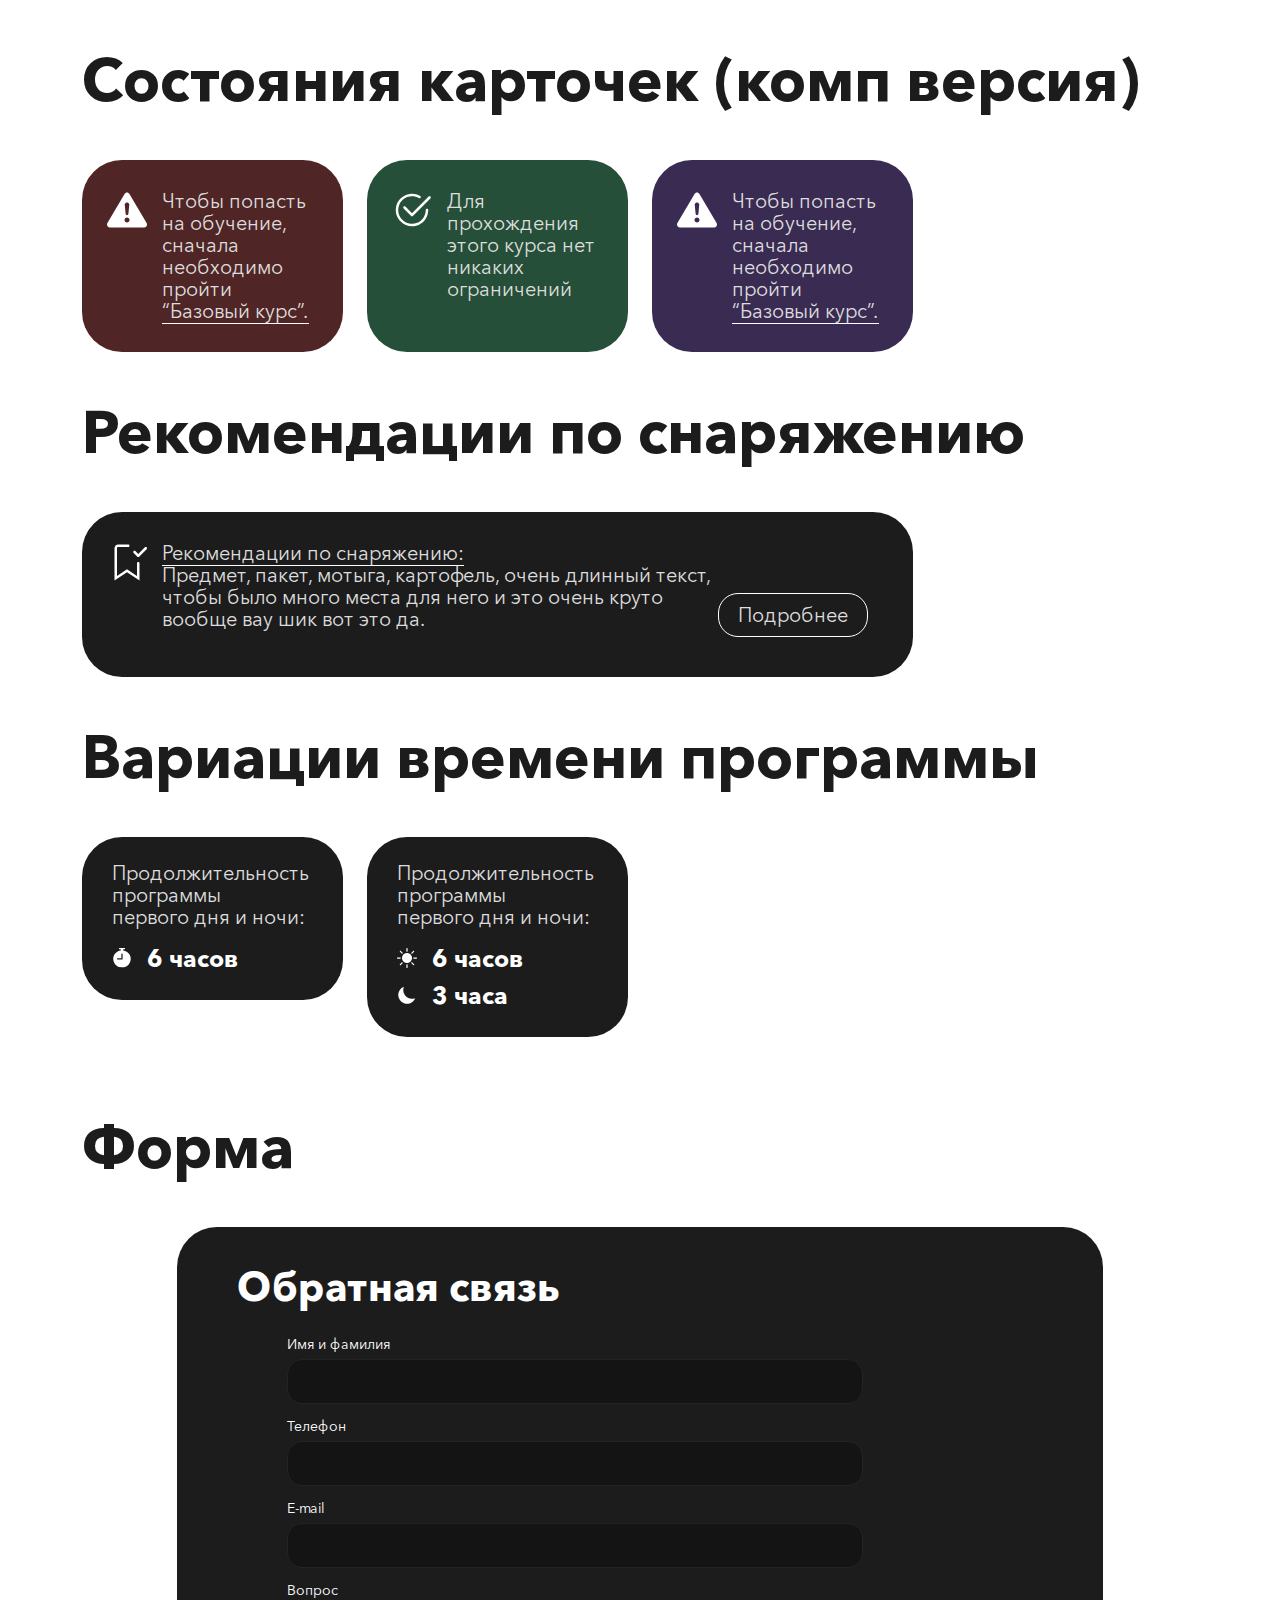
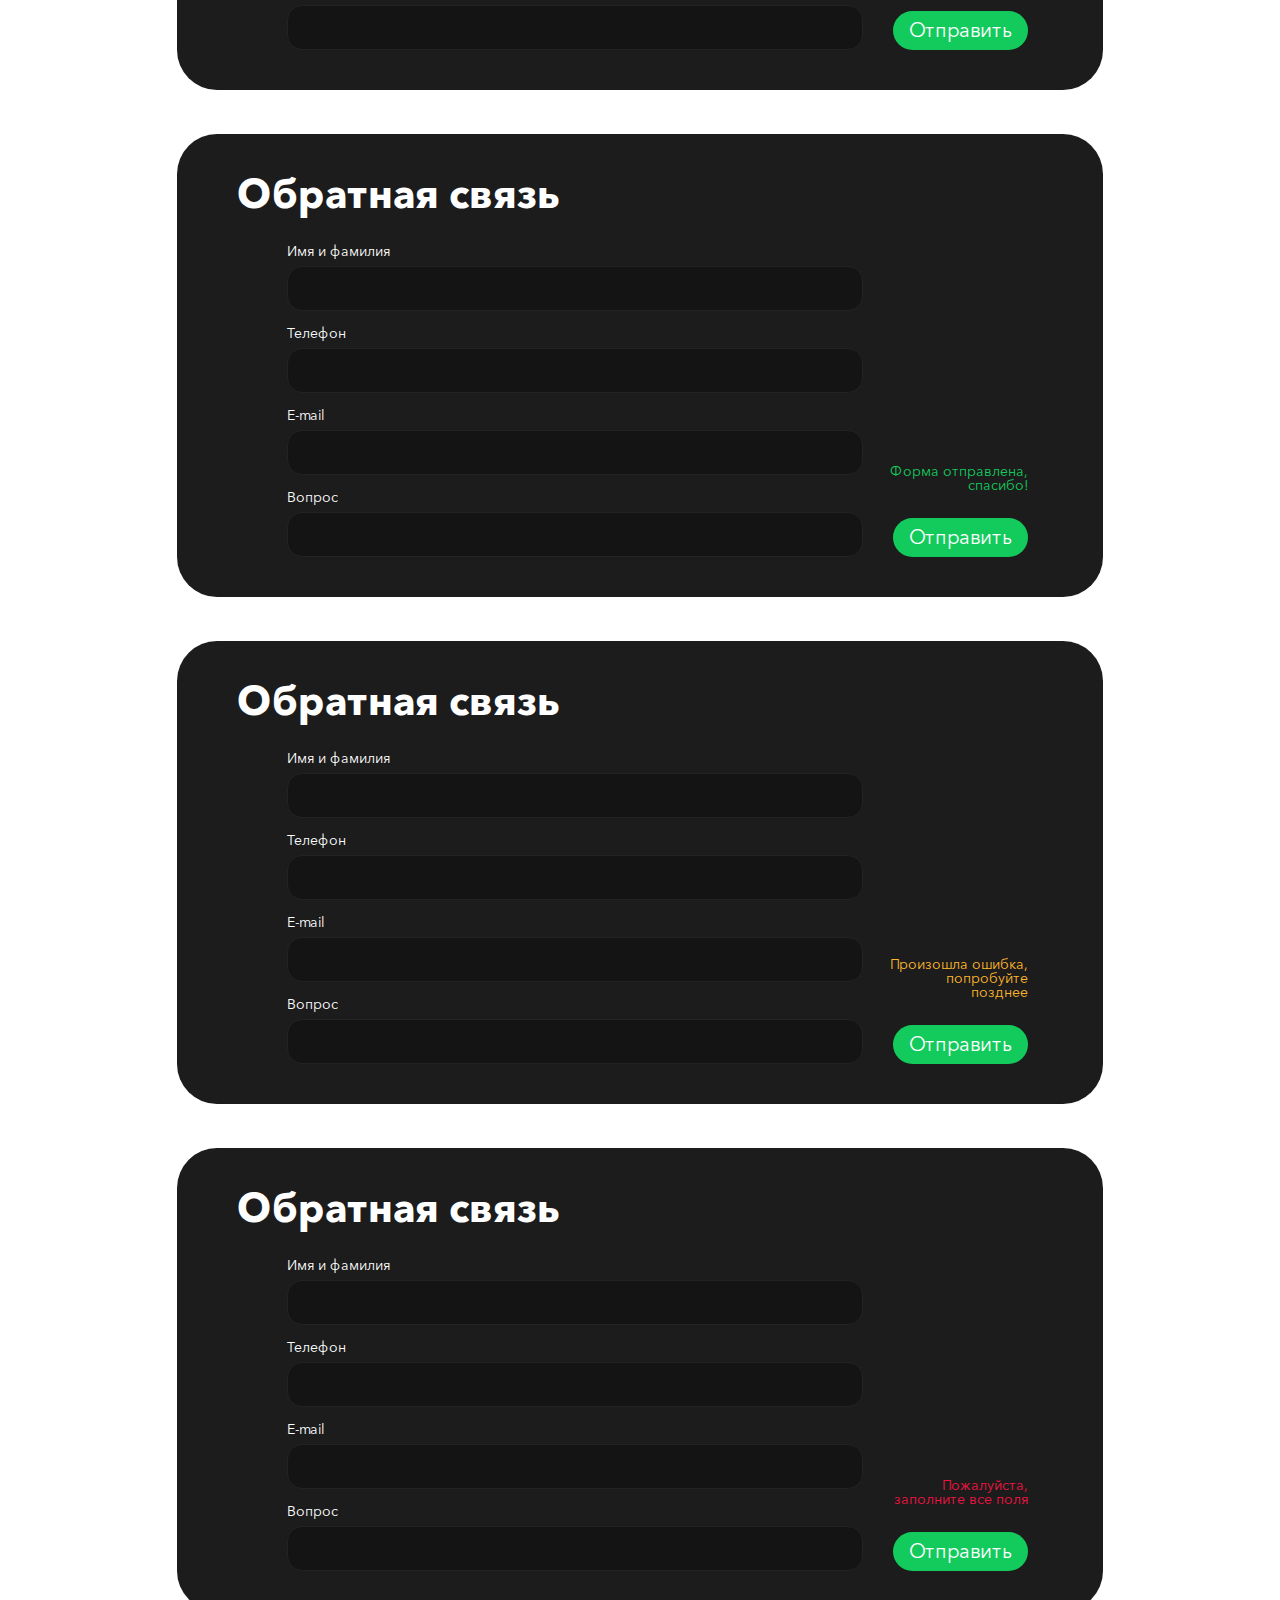
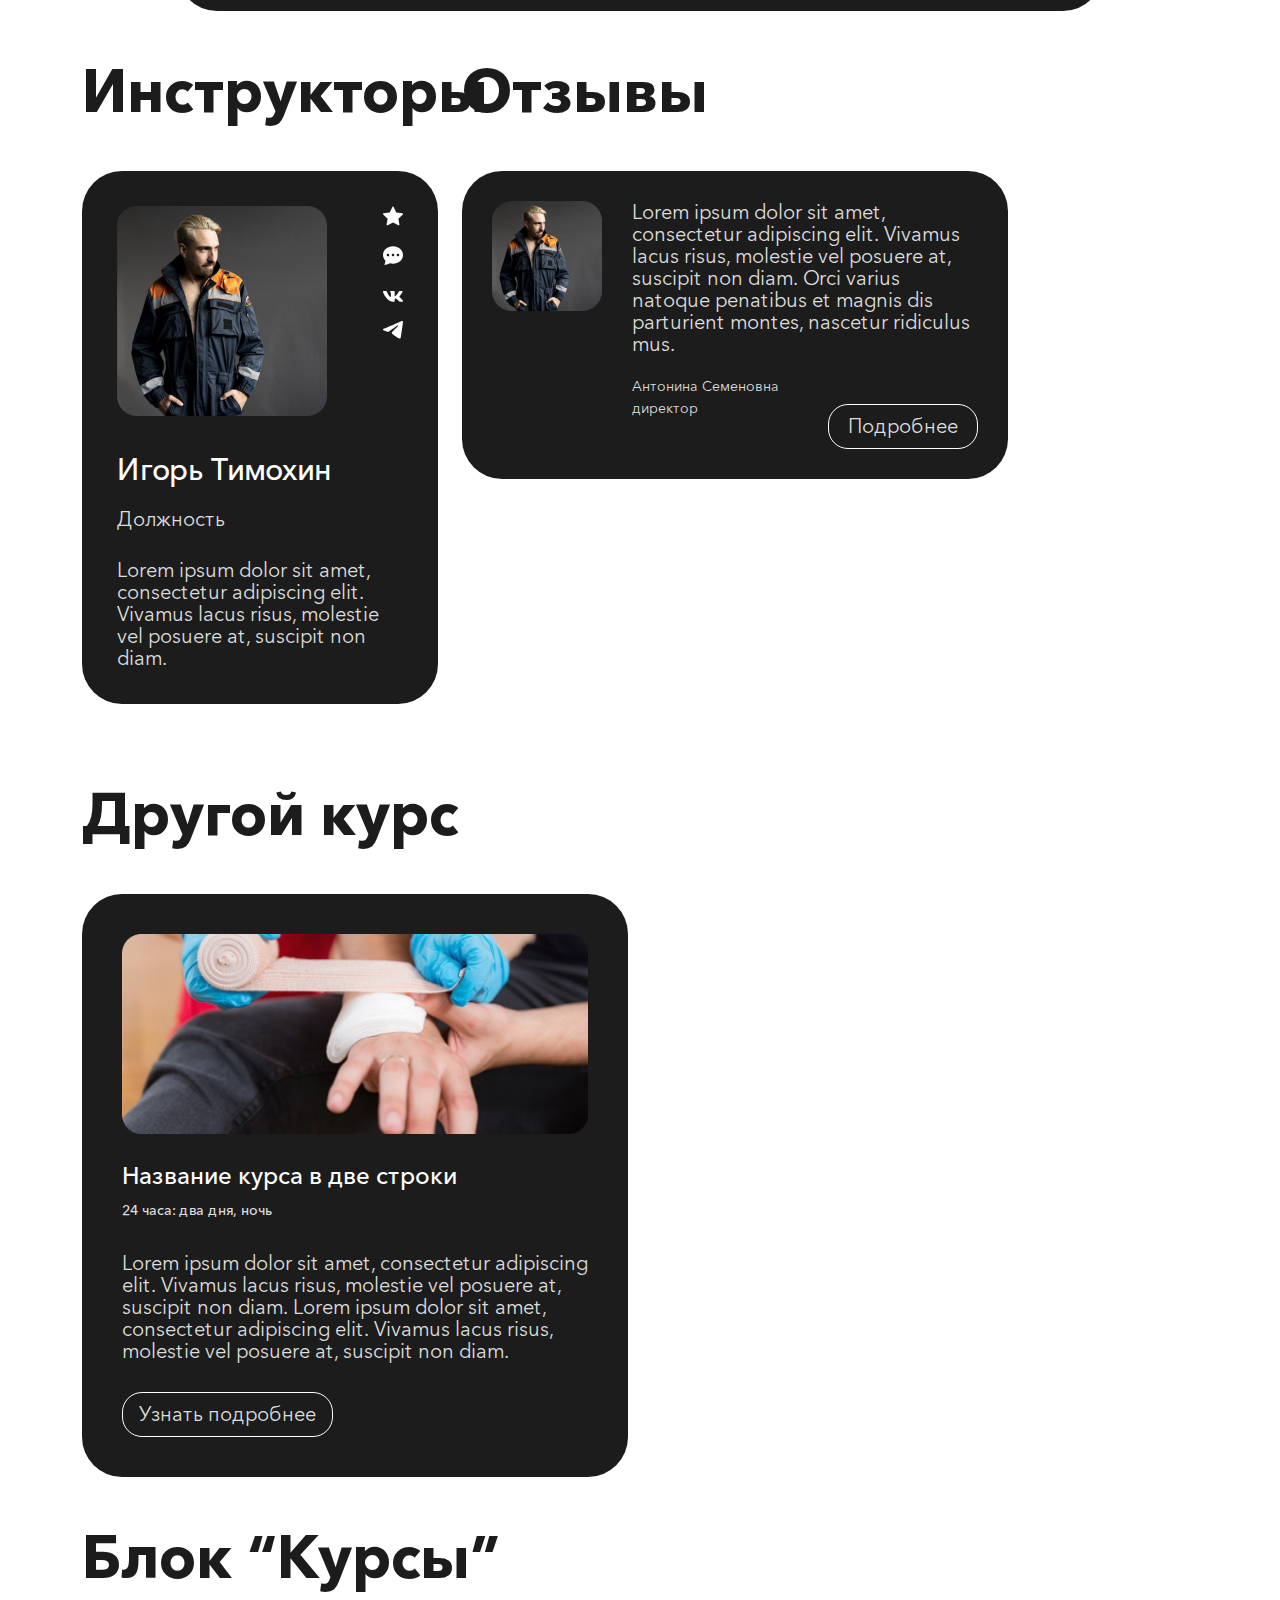
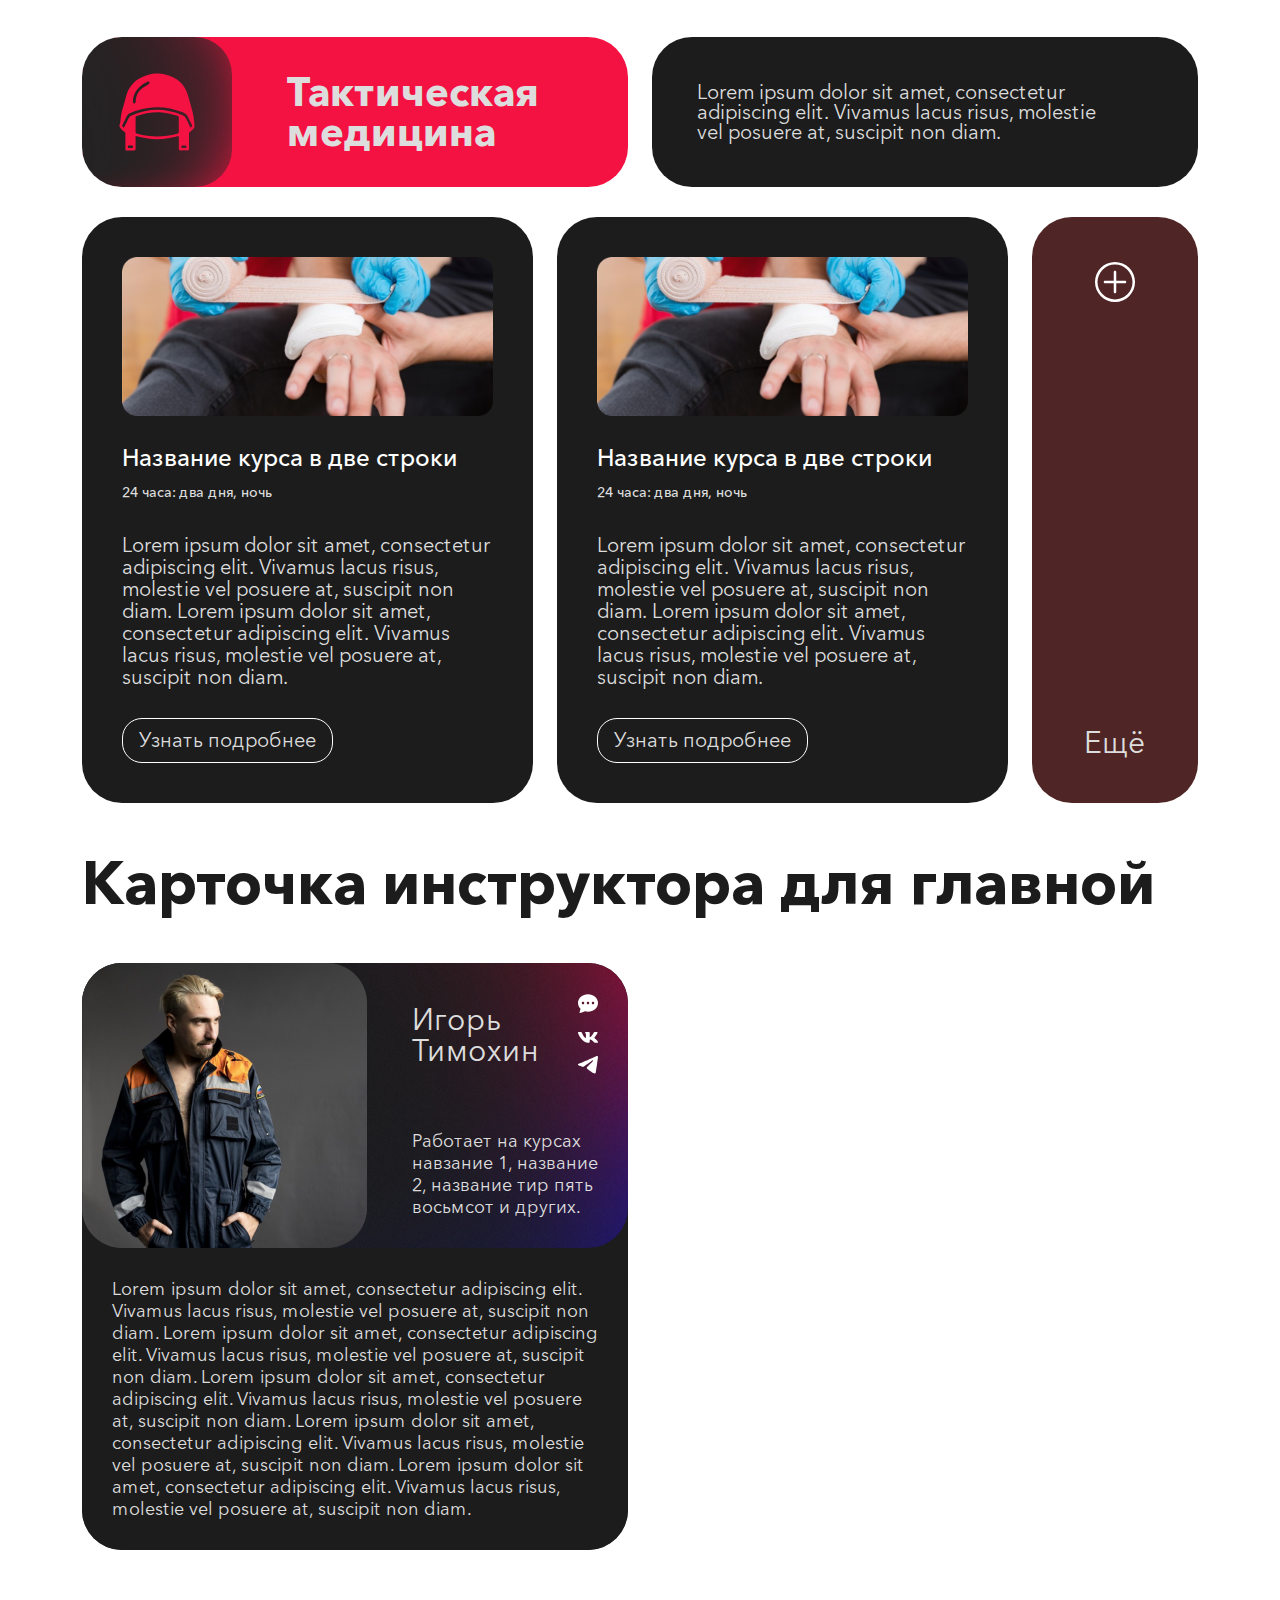
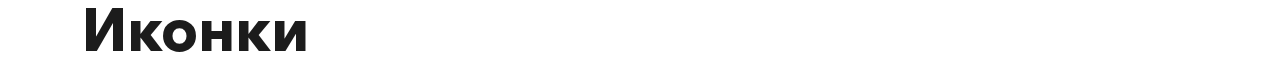
<file: UI.html>
<!DOCTYPE html>
<html lang="en">

<head>
    <meta charset="UTF-8">
    <meta http-equiv="X-UA-Compatible" content="IE=edge">
    <meta name="viewport" content="width=device-width, initial-scale=1.0">
    <link rel="stylesheet" href="css/style.min.css">
    <title>Design-system</title>
</head>

<body>

    <div class="container">


        <h1 class="ui-title">
            Состояния карточек (комп версия)
        </h1>

        <div class="row">
            <div class="col-xl-3">
                <div class="small-card small-card_red">
                    <p class="small-card__text">
                        Чтобы попасть на обучение, сначала необходимо пройти
                        <a class="small-card__link" href="#">“Базовый курс”.</a>
                    </p>
                </div>
            </div>
            <div class="col-xl-3">
                <div class="small-card small-card_blue">
                    <p class="small-card__text">
                        Для прохождения этого курса нет никаких
                        ограничений
                    </p>
                </div>
            </div>
            <div class="col-xl-3">
                <div class="small-card small-card_purple">
                    <p class="small-card__text">
                        Чтобы попасть на обучение, сначала необходимо пройти
                        <a class="small-card__link" href="#">“Базовый курс”.</a>
                    </p>
                </div>
            </div>
        </div>







        <h1 class="ui-title">
            Рекомендации по снаряжению
        </h1>

        <div class="row">
            <div class="col-xl-9 col-lg-8 col-md-12">
                <div class="small-card-black ">
                    <p class="small-card-black__text">
                        <span class="small-card-black__underline">
                            Рекомендации по снаряжению:
                        </span>
                        <br>

                        Предмет, пакет, мотыга, картофель, очень длинный текст, чтобы было много
                        места
                        для него и это очень круто вообще вау шик
                        вот это да.
                    </p>
                    <a class="small-card-black__detail detail detail_red" href="#">Подробнее</a>
                </div>
            </div>
        </div>


        <h1 class="ui-title">
            Вариации времени программы
        </h1>

        <div class="row">

            <div class="col-lg-3">
                <div class="program-duration">
                    <p class="program-duration__text">
                        Продолжительность программы <br>
                        первого дня и ночи:
                    </p>

                    <div class="program-duration__hours program-duration__hours_sun  program-duration__hours_clock">
                        6 часов
                    </div>

                </div>
            </div>
            <div class="col-lg-3">
                <div class="program-duration">
                    <p class="program-duration__text">
                        Продолжительность программы <br>
                        первого дня и ночи:
                    </p>

                    <div class="program-duration__hours program-duration__hours_sun">
                        6 часов
                    </div>
                    <div class="program-duration__hours program-duration__hours_moon">
                        3 часа
                    </div>
                </div>
            </div>

        </div>



        <h1 class="ui-title">
            Форма
        </h1>


        <div class="row">

            <div class="col-xl-10 offset-xl-1 col-lg-12 offset-lg-0">
                <div class="course-form">
                    <h3 class="course-form__title title">
                        Обратная связь
                    </h3>
                    <form class="course-form__form" action="#" method="#">

                        <div class="course-form__form-wrapper">
                            <p class="course-form__line">
                                <label class="course-form__label" for="name">Имя и фамилия</label>
                                <input class="course-form__input" type="text" name="name" id="name" required>
                            </p>
                            <p class="course-form__line">
                                <label class="course-form__label" for="tel">Телефон</label>
                                <input class="course-form__input" type="number" name="tel" id="tel" required>
                            </p>
                            <p class="course-form__line">
                                <label class="course-form__label" for="email">E-mail</label>
                                <input class="course-form__input" type="email" name="email" id="email" required>
                            </p>
                            <p class="course-form__line">
                                <label class="course-form__label" for="name">Вопрос</label>
                                <input class="course-form__input" required minlength="10" type="text" name="name"
                                    id="name" required>
                            </p>
                        </div>
                        <button class="course-form__btn" type="submit">Отправить</button>


                        <div class="course-form__success">
                            Форма отправлена,
                            спасибо!
                        </div>

                        <div class="course-form__error">
                            Пожалуйста, заполните все поля
                        </div>
                        <div class="course-form__warning">
                            Произошла ошибка, попробуйте позднее
                        </div>
                    </form>
                </div>

                <br><br>
                <div class="course-form course-form_success ">
                    <h3 class="course-form__title title">
                        Обратная связь
                    </h3>
                    <form class="course-form__form" action="#" method="#">

                        <div class="course-form__form-wrapper">
                            <p class="course-form__line">
                                <label class="course-form__label" for="name">Имя и фамилия</label>
                                <input class="course-form__input" type="text" name="name" id="name" required>
                            </p>
                            <p class="course-form__line">
                                <label class="course-form__label" for="tel">Телефон</label>
                                <input class="course-form__input" type="number" name="tel" id="tel" required>
                            </p>
                            <p class="course-form__line">
                                <label class="course-form__label" for="email">E-mail</label>
                                <input class="course-form__input" type="email" name="email" id="email" required>
                            </p>
                            <p class="course-form__line">
                                <label class="course-form__label" for="name">Вопрос</label>
                                <input class="course-form__input" required minlength="10" type="text" name="name"
                                    id="name" required>
                            </p>
                        </div>
                        <button class="course-form__btn" type="submit">Отправить</button>


                        <div class="course-form__success">
                            Форма отправлена,
                            спасибо!
                        </div>

                        <div class="course-form__error">
                            Пожалуйста, заполните все поля
                        </div>
                        <div class="course-form__warning">
                            Произошла ошибка, попробуйте позднее
                        </div>
                    </form>
                </div>
                <br><br>
                <div class="course-form course-form_warning">
                    <h3 class="course-form__title title">
                        Обратная связь
                    </h3>
                    <form class="course-form__form" action="#" method="#">

                        <div class="course-form__form-wrapper">
                            <p class="course-form__line">
                                <label class="course-form__label" for="name">Имя и фамилия</label>
                                <input class="course-form__input" type="text" name="name" id="name" required>
                            </p>
                            <p class="course-form__line">
                                <label class="course-form__label" for="tel">Телефон</label>
                                <input class="course-form__input" type="number" name="tel" id="tel" required>
                            </p>
                            <p class="course-form__line">
                                <label class="course-form__label" for="email">E-mail</label>
                                <input class="course-form__input" type="email" name="email" id="email" required>
                            </p>
                            <p class="course-form__line">
                                <label class="course-form__label" for="name">Вопрос</label>
                                <input class="course-form__input" required minlength="10" type="text" name="name"
                                    id="name" required>
                            </p>
                        </div>
                        <button class="course-form__btn" type="submit">Отправить</button>


                        <div class="course-form__success">
                            Форма отправлена,
                            спасибо!
                        </div>

                        <div class="course-form__error">
                            Пожалуйста, заполните все поля
                        </div>
                        <div class="course-form__warning">
                            Произошла ошибка, попробуйте позднее
                        </div>
                    </form>
                </div>
                <br><br>
                <div class="course-form course-form_error">
                    <h3 class="course-form__title title">
                        Обратная связь
                    </h3>
                    <form class="course-form__form" action="#" method="#">

                        <div class="course-form__form-wrapper">
                            <p class="course-form__line">
                                <label class="course-form__label" for="name">Имя и фамилия</label>
                                <input class="course-form__input" type="text" name="name" id="name" required>
                            </p>
                            <p class="course-form__line">
                                <label class="course-form__label" for="tel">Телефон</label>
                                <input class="course-form__input" type="number" name="tel" id="tel" required>
                            </p>
                            <p class="course-form__line">
                                <label class="course-form__label" for="email">E-mail</label>
                                <input class="course-form__input" type="email" name="email" id="email" required>
                            </p>
                            <p class="course-form__line">
                                <label class="course-form__label" for="name">Вопрос</label>
                                <input class="course-form__input" required minlength="10" type="text" name="name"
                                    id="name" required>
                            </p>
                        </div>
                        <button class="course-form__btn" type="submit">Отправить</button>


                        <div class="course-form__success">
                            Форма отправлена,
                            спасибо!
                        </div>

                        <div class="course-form__error">
                            Пожалуйста, заполните все поля
                        </div>
                        <div class="course-form__warning">
                            Произошла ошибка, попробуйте позднее
                        </div>
                    </form>
                </div>

            </div>


        </div>




        <div class="row">
            <div class="col-xl-4 col-lg-6 col-md-6 col-sm-12">

                <h1 class="ui-title">
                    Инструкторы
                </h1>
                <div class="instructors-item">
                    <div class="instructors-item__top">
                        <picture>
                            <source srcset="images/main-pics/instructor_mobile.png" media="(max-width: 350px)">
                            <img class="instructors-item__image" src="images/main-pics/instructor.png" alt="instructor">
                        </picture>

                        <div class="instructors-item__social-icons">
                            <a class="instructors-item__social-icon instructors-item__social-icon_red" href="#">
                                <svg width="20" height="20" viewBox="0 0 20 20" fill="none"
                                    xmlns="http://www.w3.org/2000/svg">
                                    <g clip-path="url(#clip0_8_4184)">
                                        <path
                                            d="M4.515 19.3039C4.0325 19.5514 3.485 19.1176 3.5825 18.5639L4.62 12.6514L0.216245 8.45639C-0.195005 8.06389 0.0187453 7.34639 0.569995 7.26889L6.6925 6.39889L9.42249 0.990137C9.66875 0.502637 10.335 0.502637 10.5812 0.990137L13.3112 6.39889L19.4337 7.26889C19.985 7.34639 20.1987 8.06389 19.7875 8.45639L15.3837 12.6514L16.4212 18.5639C16.5187 19.1176 15.9712 19.5514 15.4887 19.3039L10 16.4839L4.51375 19.3039H4.515Z"
                                            fill="#fff"></path>
                                    </g>
                                    <defs>
                                        <clipPath id="clip0_8_4184">
                                            <rect width="20" height="20" fill="white"></rect>
                                        </clipPath>
                                    </defs>
                                </svg>

                            </a>
                            <a class="instructors-item__social-icon instructors-item__social-icon_red" href="#">
                                <svg width="20" height="20" viewBox="0 0 20 20" fill="none"
                                    xmlns="http://www.w3.org/2000/svg">
                                    <path fill-rule="evenodd" clip-rule="evenodd"
                                        d="M20 10C20 14.8325 15.5225 18.75 10 18.75C9.00956 18.7513 8.02323 18.6227 7.06625 18.3675C6.33625 18.7375 4.66 19.4475 1.84 19.91C1.59 19.95 1.4 19.69 1.49875 19.4575C1.94125 18.4125 2.34125 17.02 2.46125 15.75C0.93 14.2125 0 12.2 0 10C0 5.1675 4.4775 1.25 10 1.25C15.5225 1.25 20 5.1675 20 10ZM6.25 10C6.25 10.3315 6.1183 10.6495 5.88388 10.8839C5.64946 11.1183 5.33152 11.25 5 11.25C4.66848 11.25 4.35054 11.1183 4.11612 10.8839C3.8817 10.6495 3.75 10.3315 3.75 10C3.75 9.66848 3.8817 9.35054 4.11612 9.11612C4.35054 8.8817 4.66848 8.75 5 8.75C5.33152 8.75 5.64946 8.8817 5.88388 9.11612C6.1183 9.35054 6.25 9.66848 6.25 10ZM11.25 10C11.25 10.3315 11.1183 10.6495 10.8839 10.8839C10.6495 11.1183 10.3315 11.25 10 11.25C9.66848 11.25 9.35054 11.1183 9.11612 10.8839C8.8817 10.6495 8.75 10.3315 8.75 10C8.75 9.66848 8.8817 9.35054 9.11612 9.11612C9.35054 8.8817 9.66848 8.75 10 8.75C10.3315 8.75 10.6495 8.8817 10.8839 9.11612C11.1183 9.35054 11.25 9.66848 11.25 10ZM15 11.25C15.3315 11.25 15.6495 11.1183 15.8839 10.8839C16.1183 10.6495 16.25 10.3315 16.25 10C16.25 9.66848 16.1183 9.35054 15.8839 9.11612C15.6495 8.8817 15.3315 8.75 15 8.75C14.6685 8.75 14.3505 8.8817 14.1161 9.11612C13.8817 9.35054 13.75 9.66848 13.75 10C13.75 10.3315 13.8817 10.6495 14.1161 10.8839C14.3505 11.1183 14.6685 11.25 15 11.25Z"
                                        fill="white"></path>
                                </svg>

                            </a>
                            <a class="instructors-item__social-icon instructors-item__social-icon_red" href="#">
                                <svg width="20" height="11" viewBox="0 0 20 11" fill="none"
                                    xmlns="http://www.w3.org/2000/svg">
                                    <path fill-rule="evenodd" clip-rule="evenodd"
                                        d="M19.5411 0.726822C19.6801 0.307858 19.5411 0 18.8794 0H16.6914C16.135 0 15.8786 0.265944 15.7395 0.559203C15.7395 0.559203 14.6268 3.01012 13.0505 4.60215C12.5406 5.06299 12.3087 5.20962 12.0306 5.20962C11.8915 5.20962 11.6902 5.06299 11.6902 4.64406V0.726824C11.6902 0.224066 11.5287 0 11.0651 0H7.62678C7.27911 0 7.07003 0.233342 7.07003 0.454488C7.07003 0.931092 7.85811 1.041 7.93935 2.38169V5.29345C7.93935 5.93184 7.81177 6.04758 7.5336 6.04758C6.79186 6.04758 4.98756 3.58572 3.91744 0.768702C3.70773 0.221173 3.49738 0 2.93819 0H0.750181C0.125035 0 0 0.265944 0 0.559203C0 1.08292 0.741783 3.68046 3.45387 7.1159C5.26191 9.46203 7.80932 10.7338 10.1274 10.7338C11.5182 10.7338 11.6902 10.4513 11.6902 9.96478V8.19159C11.6902 7.62665 11.822 7.51391 12.2624 7.51391C12.5869 7.51391 13.1433 7.66053 14.4414 8.79172C15.9249 10.1324 16.1695 10.7338 17.004 10.7338H19.192C19.8171 10.7338 20.1297 10.4513 19.9494 9.8939C19.752 9.33833 19.0437 8.53227 18.1039 7.57674C17.5939 7.03211 16.8289 6.44559 16.5971 6.15226C16.2726 5.77525 16.3653 5.60763 16.5971 5.27249C16.5971 5.27249 19.2629 1.87893 19.5411 0.726822Z"
                                        fill="white"></path>
                                </svg>

                            </a>
                            <a class="instructors-item__social-icon instructors-item__social-icon_red" href="#">
                                <svg width="20" height="18" viewBox="0 0 20 18" fill="none"
                                    xmlns="http://www.w3.org/2000/svg">
                                    <path
                                        d="M1.22617 7.61786C1.22617 7.61786 10.0717 3.77801 13.1395 2.42591C14.3155 1.88511 18.3036 0.15441 18.3036 0.15441C18.3036 0.15441 20.1443 -0.602706 19.9909 1.23608C19.9398 1.99327 19.5307 4.64329 19.1217 7.5097C18.5081 11.5659 17.8434 16.0007 17.8434 16.0007C17.8434 16.0007 17.7412 17.2447 16.872 17.461C16.0028 17.6773 14.5711 16.7039 14.3155 16.4875C14.1109 16.3253 10.4807 13.8915 9.15133 12.7017C8.7934 12.3772 8.38439 11.7282 9.20242 10.971C11.0431 9.18629 13.2417 6.96891 14.5711 5.56276C15.1847 4.91373 15.7982 3.39942 13.2417 5.23821C9.61151 7.8883 6.0324 10.3761 6.0324 10.3761C6.0324 10.3761 5.21429 10.9169 3.68041 10.4302C2.14645 9.94348 0.356899 9.29445 0.356899 9.29445C0.356899 9.29445 -0.870153 8.48321 1.22617 7.61786Z"
                                        fill="white"></path>
                                </svg>

                            </a>
                        </div>
                    </div>
                    <div class="instructors-item__bottom">
                        <h3 class="instructors-item__name">
                            Игорь Тимохин
                        </h3>
                        <h4 class="instructors-item__role">
                            Должность
                        </h4>
                        <p class="instructors-item__text">
                            Lorem ipsum dolor sit amet, consectetur adipiscing elit. Vivamus lacus
                            risus, molestie vel posuere at, suscipit non
                            diam.
                        </p>
                    </div>
                </div>
            </div>



            <div class="col-lg-6 col-md-12">
                <h1 class="ui-title">
                    Отзывы
                </h1>
                <div class="reviews-item">
                    <div class="reviews-item__wrapper">
                        <img class="reviews-item__image" src="images/main-pics/reviews/man.png" alt="man">
                        <p class="reviews-item__text">
                            Lorem ipsum dolor sit amet, consectetur adipiscing elit. Vivamus lacus
                            risus, molestie vel posuere at, suscipit non
                            diam. Orci varius natoque penatibus et magnis dis parturient montes,
                            nascetur ridiculus mus.
                            <span class="reviews-item__boss">
                                Антонина Семеновна <br>
                                директор
                            </span>
                        </p>

                    </div>
                    <button class="reviews-item__detail detail detail_red">
                        Подробнее
                    </button>

                </div>

            </div>



        </div>



        <div class="row">


            <h1 class="ui-title">
                Другой курс
            </h1>

            <div class="col-lg-6 col-md-12">
                <div class="others-courses__item others-course-item">
                    <img class="others-course-item__image" src="images/main-pics/others-courses-pic.png"
                        alt="others-course-pic">
                    <h3 class="others-course-item__title">
                        Название курса в две строки
                        <span class="others-course-item__time">
                            24 часа: два дня, ночь
                        </span>
                    </h3>

                    <p class="others-course-item__text">
                        Lorem ipsum dolor sit amet, consectetur adipiscing elit. Vivamus lacus risus,
                        molestie vel posuere at, suscipit non
                        diam. Lorem ipsum dolor sit amet, consectetur adipiscing elit. Vivamus lacus risus,
                        molestie vel posuere at, suscipit
                        non diam.
                    </p>

                    <button class="others-course-item__btn others-course-item__btn_red">
                        Узнать подробнее
                    </button>
                </div>
            </div>
        </div>








        <h1 class="ui-title">
            Блок “Курсы”
        </h1>

        <div class="our-courses__choice choice">
            <div class="choice__name">
                <div class="row gy-4">
                    <div class="col-xl-6">
                        <div class="choice__naming choice__naming_red">
                            <h2 class="choice__naming-title">
                                Тактическая
                                медицина
                            </h2>
                        </div>
                    </div>
                    <div class="col-xl-6">
                        <div class="choice__descr">
                            <h2 class="choice__descr-text">
                                Lorem ipsum dolor sit amet, consectetur adipiscing elit. Vivamus lacus
                                risus,
                                molestie
                                vel posuere at, suscipit non diam.
                            </h2>
                        </div>
                    </div>

                </div>
            </div>

            <div class="row">

                <div class="col-xl-5">
                    <div class="others-course-item">
                        <img class="others-course-item__image" src="images/main-pics/others-courses-pic.png"
                            alt="others-course-pic">
                        <h3 class="others-course-item__title">
                            Название курса в две строки
                            <span class="others-course-item__time">
                                24 часа: два дня, ночь
                            </span>
                        </h3>

                        <p class="others-course-item__text">
                            Lorem ipsum dolor sit amet, consectetur adipiscing elit. Vivamus lacus risus,
                            molestie vel posuere at, suscipit non
                            diam. Lorem ipsum dolor sit amet, consectetur adipiscing elit. Vivamus lacus
                            risus,
                            molestie vel posuere at, suscipit
                            non diam.
                        </p>

                        <button class="others-course-item__btn ">
                            Узнать подробнее
                        </button>
                    </div>
                </div>
                <div class="col-xl-5">
                    <div class="others-course-item">
                        <img class="others-course-item__image" src="images/main-pics/others-courses-pic.png"
                            alt="others-course-pic">
                        <h3 class="others-course-item__title">
                            Название курса в две строки
                            <span class="others-course-item__time">
                                24 часа: два дня, ночь
                            </span>
                        </h3>

                        <p class="others-course-item__text">
                            Lorem ipsum dolor sit amet, consectetur adipiscing elit. Vivamus lacus risus,
                            molestie vel posuere at, suscipit non
                            diam. Lorem ipsum dolor sit amet, consectetur adipiscing elit. Vivamus lacus
                            risus,
                            molestie vel posuere at, suscipit
                            non diam.
                        </p>

                        <button class="others-course-item__btn ">
                            Узнать подробнее
                        </button>
                    </div>
                </div>
                <div class="col-xl-2">
                    <div class="choice__more choice__more_red">
                        <img class="choice__more-plus" src="images/main-icons/plus.svg" alt="">

                        <h2 class="choice__more-text">
                            Ещё
                        </h2>
                    </div>
                </div>
            </div>
        </div>


        <h1 class="ui-title">
            Карточка инструктора для главной
        </h1>


        <div class="row g-4">
            <div class="col-xl-6">
                <div class="our-instructors-item">
                    <div class="our-instructors-item__top">

                        <img class="our-instructors-item__image" src="images/index-page/main-pics/instructor-image.png"
                            alt="instructor-image">

                        <div class="our-instructors-item__about">
                            <div class="our-instructors-item__name-and-socials">
                                <h2 class="our-instructors-item__name">
                                    Игорь
                                    Тимохин
                                </h2>
                                <div class="our-instructors-item__social-icons">
                                    <a class="our-instructors-item__social-icon" href="#">
                                        <svg width="20" height="20" viewBox="0 0 20 20" fill="none"
                                            xmlns="http://www.w3.org/2000/svg">
                                            <path fill-rule="evenodd" clip-rule="evenodd"
                                                d="M20 10C20 14.8325 15.5225 18.75 10 18.75C9.00956 18.7513 8.02323 18.6227 7.06625 18.3675C6.33625 18.7375 4.66 19.4475 1.84 19.91C1.59 19.95 1.4 19.69 1.49875 19.4575C1.94125 18.4125 2.34125 17.02 2.46125 15.75C0.93 14.2125 0 12.2 0 10C0 5.1675 4.4775 1.25 10 1.25C15.5225 1.25 20 5.1675 20 10ZM6.25 10C6.25 10.3315 6.1183 10.6495 5.88388 10.8839C5.64946 11.1183 5.33152 11.25 5 11.25C4.66848 11.25 4.35054 11.1183 4.11612 10.8839C3.8817 10.6495 3.75 10.3315 3.75 10C3.75 9.66848 3.8817 9.35054 4.11612 9.11612C4.35054 8.8817 4.66848 8.75 5 8.75C5.33152 8.75 5.64946 8.8817 5.88388 9.11612C6.1183 9.35054 6.25 9.66848 6.25 10ZM11.25 10C11.25 10.3315 11.1183 10.6495 10.8839 10.8839C10.6495 11.1183 10.3315 11.25 10 11.25C9.66848 11.25 9.35054 11.1183 9.11612 10.8839C8.8817 10.6495 8.75 10.3315 8.75 10C8.75 9.66848 8.8817 9.35054 9.11612 9.11612C9.35054 8.8817 9.66848 8.75 10 8.75C10.3315 8.75 10.6495 8.8817 10.8839 9.11612C11.1183 9.35054 11.25 9.66848 11.25 10ZM15 11.25C15.3315 11.25 15.6495 11.1183 15.8839 10.8839C16.1183 10.6495 16.25 10.3315 16.25 10C16.25 9.66848 16.1183 9.35054 15.8839 9.11612C15.6495 8.8817 15.3315 8.75 15 8.75C14.6685 8.75 14.3505 8.8817 14.1161 9.11612C13.8817 9.35054 13.75 9.66848 13.75 10C13.75 10.3315 13.8817 10.6495 14.1161 10.8839C14.3505 11.1183 14.6685 11.25 15 11.25Z"
                                                fill="white"></path>
                                        </svg>
                                    </a>
                                    <a class="our-instructors-item__social-icon" href="#">
                                        <svg width="20" height="11" viewBox="0 0 20 11" fill="none"
                                            xmlns="http://www.w3.org/2000/svg">
                                            <path fill-rule="evenodd" clip-rule="evenodd"
                                                d="M19.5411 0.726822C19.6801 0.307858 19.5411 0 18.8794 0H16.6914C16.135 0 15.8786 0.265944 15.7395 0.559203C15.7395 0.559203 14.6268 3.01012 13.0505 4.60215C12.5406 5.06299 12.3087 5.20962 12.0306 5.20962C11.8915 5.20962 11.6902 5.06299 11.6902 4.64406V0.726824C11.6902 0.224066 11.5287 0 11.0651 0H7.62678C7.27911 0 7.07003 0.233342 7.07003 0.454488C7.07003 0.931092 7.85811 1.041 7.93935 2.38169V5.29345C7.93935 5.93184 7.81177 6.04758 7.5336 6.04758C6.79186 6.04758 4.98756 3.58572 3.91744 0.768702C3.70773 0.221173 3.49738 0 2.93819 0H0.750181C0.125035 0 0 0.265944 0 0.559203C0 1.08292 0.741783 3.68046 3.45387 7.1159C5.26191 9.46203 7.80932 10.7338 10.1274 10.7338C11.5182 10.7338 11.6902 10.4513 11.6902 9.96478V8.19159C11.6902 7.62665 11.822 7.51391 12.2624 7.51391C12.5869 7.51391 13.1433 7.66053 14.4414 8.79172C15.9249 10.1324 16.1695 10.7338 17.004 10.7338H19.192C19.8171 10.7338 20.1297 10.4513 19.9494 9.8939C19.752 9.33833 19.0437 8.53227 18.1039 7.57674C17.5939 7.03211 16.8289 6.44559 16.5971 6.15226C16.2726 5.77525 16.3653 5.60763 16.5971 5.27249C16.5971 5.27249 19.2629 1.87893 19.5411 0.726822Z"
                                                fill="white"></path>
                                        </svg>
                                    </a>
                                    <a class="our-instructors-item__social-icon" href="#">

                                        <svg width="20" height="18" viewBox="0 0 20 18" fill="none"
                                            xmlns="http://www.w3.org/2000/svg">
                                            <path
                                                d="M1.22617 7.61786C1.22617 7.61786 10.0717 3.77801 13.1395 2.42591C14.3155 1.88511 18.3036 0.15441 18.3036 0.15441C18.3036 0.15441 20.1443 -0.602706 19.9909 1.23608C19.9398 1.99327 19.5307 4.64329 19.1217 7.5097C18.5081 11.5659 17.8434 16.0007 17.8434 16.0007C17.8434 16.0007 17.7412 17.2447 16.872 17.461C16.0028 17.6773 14.5711 16.7039 14.3155 16.4875C14.1109 16.3253 10.4807 13.8915 9.15133 12.7017C8.7934 12.3772 8.38439 11.7282 9.20242 10.971C11.0431 9.18629 13.2417 6.96891 14.5711 5.56276C15.1847 4.91373 15.7982 3.39942 13.2417 5.23821C9.61151 7.8883 6.0324 10.3761 6.0324 10.3761C6.0324 10.3761 5.21429 10.9169 3.68041 10.4302C2.14645 9.94348 0.356899 9.29445 0.356899 9.29445C0.356899 9.29445 -0.870153 8.48321 1.22617 7.61786Z"
                                                fill="white">
                                            </path>
                                        </svg>

                                    </a>
                                </div>
                            </div>
                            <p class="our-instructors-item__text">
                                Работает на курсах навзание 1, название 2, название тир пять восьмсот и
                                других.
                            </p>
                        </div>


                    </div>
                    <div class="our-instructors-item__bottom">
                        <p class="our-instructors-item__descr">
                            Lorem ipsum dolor sit amet, consectetur adipiscing elit. Vivamus lacus risus,
                            molestie
                            vel posuere at, suscipit non diam. Lorem ipsum dolor sit amet, consectetur
                            adipiscing
                            elit. Vivamus lacus risus, molestie vel posuere at, suscipit non diam. Lorem
                            ipsum
                            dolor sit amet, consectetur adipiscing elit. Vivamus lacus risus, molestie vel
                            posuere
                            at, suscipit non diam. Lorem ipsum dolor sit amet, consectetur adipiscing elit.
                            Vivamus lacus risus, molestie vel posuere at, suscipit non diam. Lorem ipsum
                            dolor sit
                            amet, consectetur adipiscing elit. Vivamus lacus risus, molestie vel posuere at,
                            suscipit non diam.
                        </p>
                    </div>
                </div>
            </div>

        </div>




        <h1 class="ui-title">
            Иконки
        </h1>



    </div>




</body>

</html>
</file>
